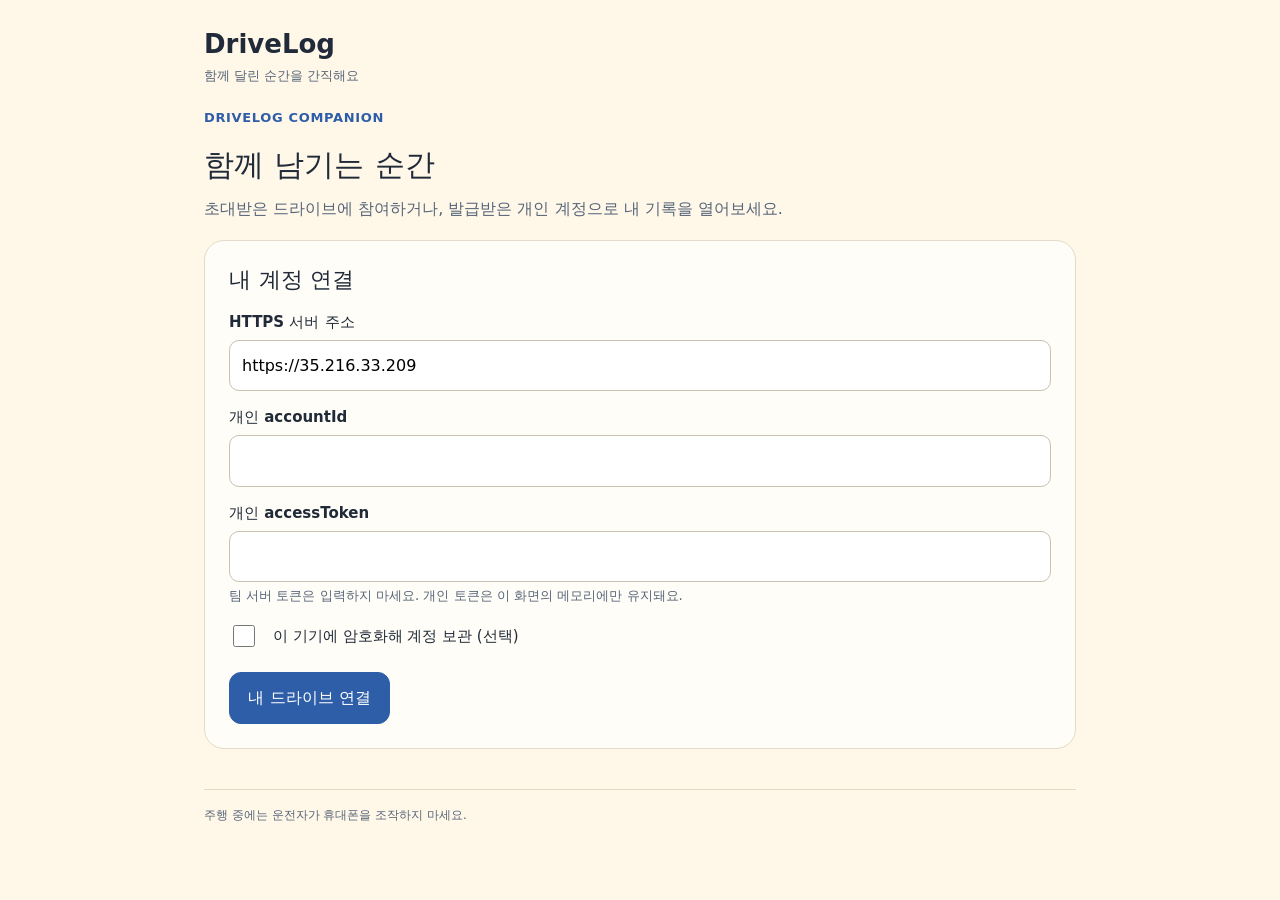
<file: src/main/resources/static/api/companion/index.html>
<!doctype html>
<html lang="ko">
<head>
<meta charset="utf-8"><meta name="viewport" content="width=device-width, initial-scale=1">
<meta name="referrer" content="no-referrer">
<meta http-equiv="Content-Security-Policy" content="default-src 'self'; script-src 'self'; style-src 'self'; img-src 'self' data: blob:; media-src 'self' blob:; connect-src 'self' https: http://localhost:* http://127.0.0.1:*; object-src 'none'; base-uri 'none'; form-action 'none'">
<title>DriveLog 동승자와 함께 남기는 순간</title>
<link rel="stylesheet" href="styles.css"><script type="module" src="app.js"></script>
</head>
<body>
<header><a class="brand" href="./index.html" aria-label="DriveLog 홈">DriveLog<span>함께 달린 순간을 간직해요</span></a><button id="logout" hidden>연결 해제</button></header>
<nav id="navigation" aria-label="내 기록" hidden><button data-page="trips">내 드라이브</button><button data-page="library">보관함</button></nav>
<div class="notice" id="notice" role="status" aria-live="polite" hidden></div>
<button id="cancel" hidden>전송 취소</button>
<main id="content" aria-busy="false"></main>
<dialog id="player"><button id="close-player">재생 닫기</button><video controls playsinline></video></dialog>
<dialog id="handoff"><h2>휴대폰에 영상 저장</h2><p>5분 동안 한 번 사용할 수 있어요.</p><img alt="선택 영상 다운로드 QR"><p id="handoff-time"></p><button id="revoke">QR 회수</button><button id="close-handoff">닫기</button></dialog>
<footer>주행 중에는 운전자가 휴대폰을 조작하지 마세요.</footer>
</body></html>
</file>
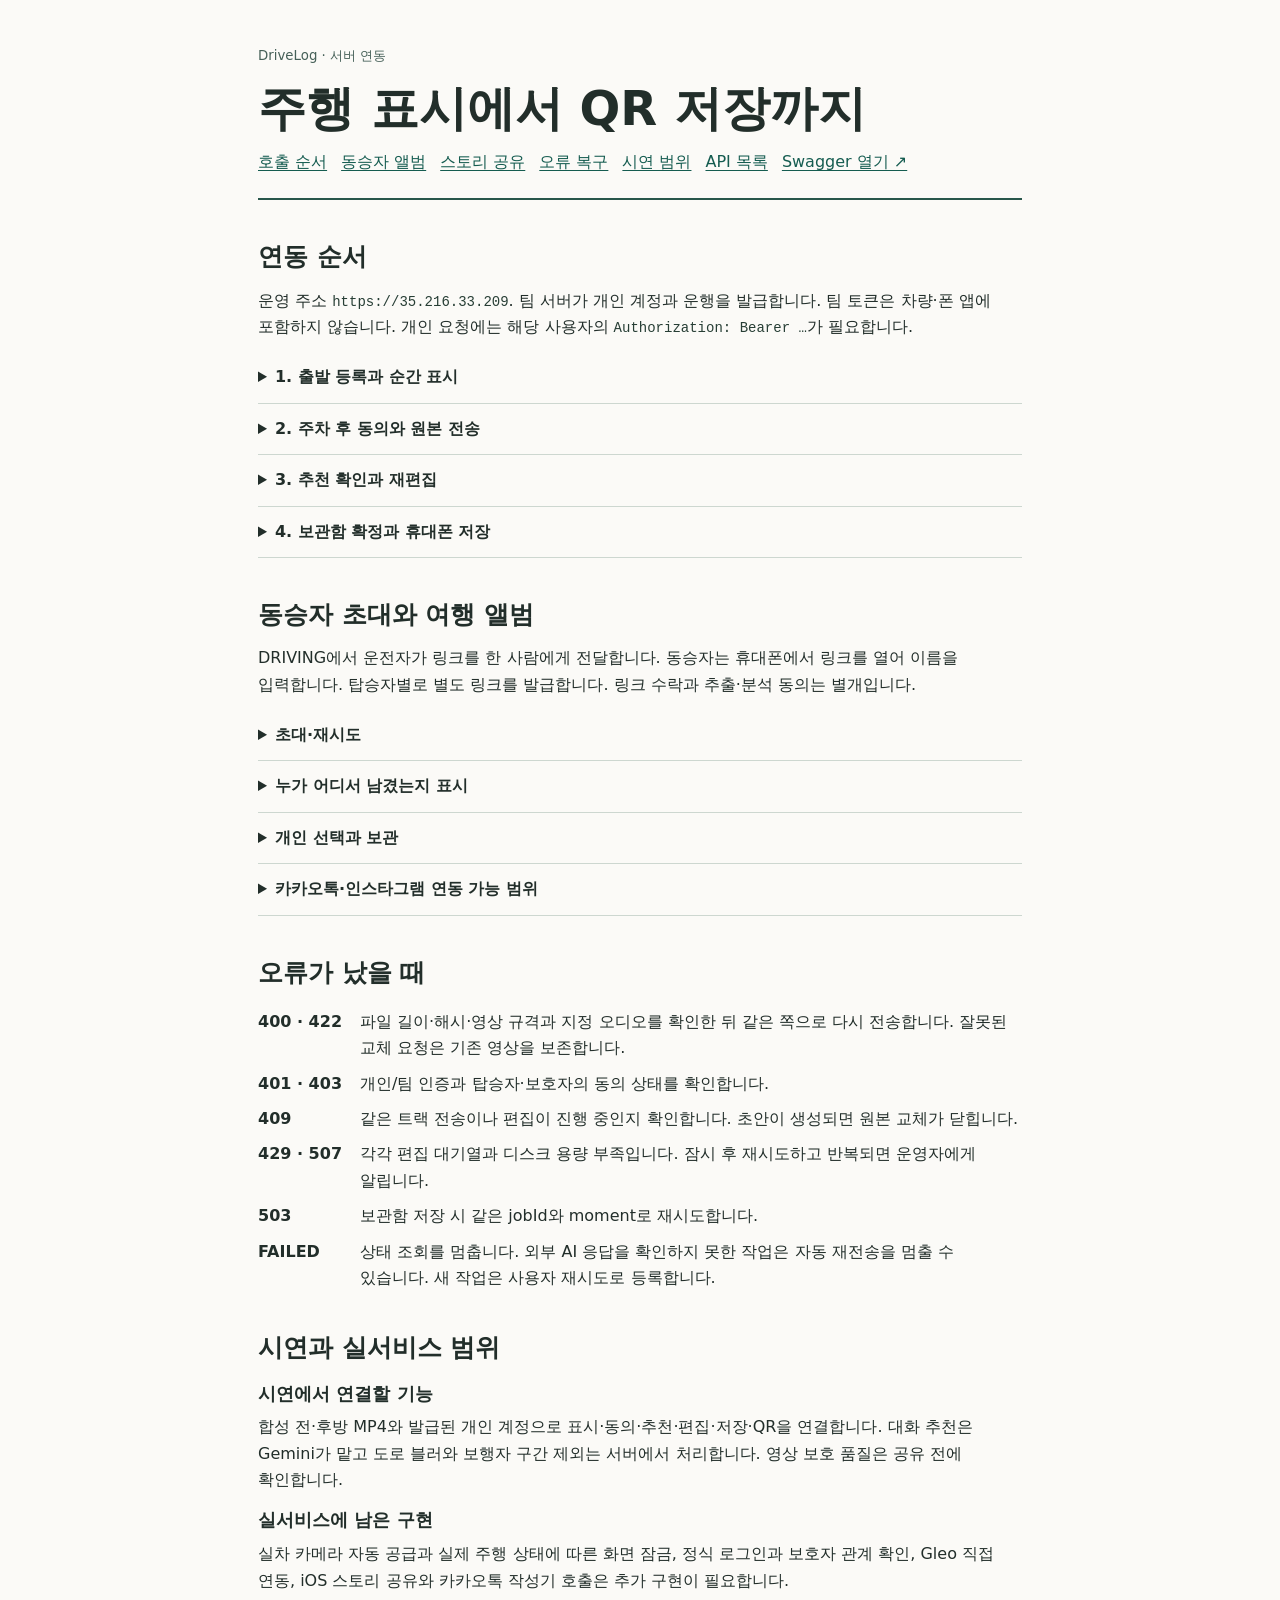
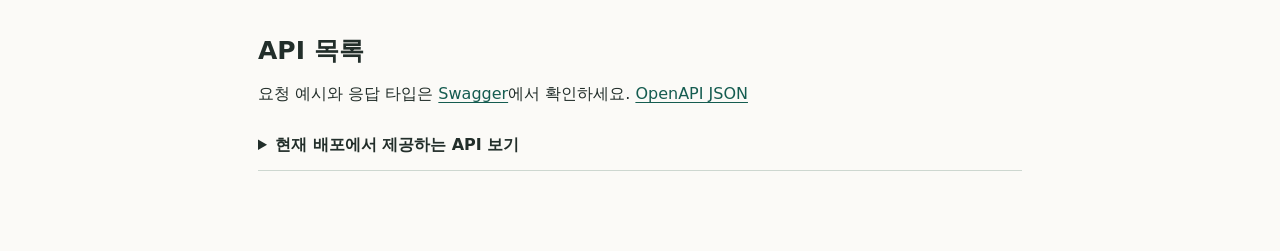
<file: src/main/resources/static/api/frontend.html>
<!doctype html>
<html lang="ko"><head><meta charset="utf-8"><meta name="viewport" content="width=device-width,initial-scale=1">
<title>DriveLog | 프론트 연동 가이드</title>
<style>
*{box-sizing:border-box}html{scroll-behavior:smooth}body{margin:0;background:#fbfaf7;color:#222e2a;font:16px/1.65 system-ui,sans-serif;word-break:keep-all}main{max-width:880px;padding:42px clamp(18px,5vw,58px) 80px;margin:auto}header{border-bottom:2px solid #28564b;padding-bottom:23px}h1{font-size:clamp(30px,5vw,48px);line-height:1.18;margin:12px 0}h2{font-size:25px;margin:0 0 10px}h3{font-size:18px;margin:0}section{margin-top:36px}p{margin:6px 0 12px}a{color:#155c50;text-underline-offset:3px}nav{display:flex;gap:14px;flex-wrap:wrap}small{color:#466058}li{padding:5px 0}details{padding:12px 0;border-bottom:1px solid #cdd7d0}summary{cursor:pointer;font-weight:650}code,pre{font:14px/1.65 ui-monospace,monospace}code{overflow-wrap:anywhere;color:#273e35}pre{overflow:auto;background:#eaf0eb;padding:12px 14px;border-radius:6px}dl{display:grid;grid-template-columns:max-content 1fr;gap:9px 18px}dt{font-weight:700}dd{margin:0}#api li{list-style:none;border-bottom:1px solid #e3e7e3;padding:10px 0}#api ul{padding:0}#api code{display:block}summary:focus-visible,a:focus-visible{outline:3px solid #d07b20}
</style></head><body><main><header><small>DriveLog · 서버 연동</small><h1>주행 표시에서 QR 저장까지</h1>
<nav><a href="#flow">호출 순서</a><a href="#album">동승자 앨범</a><a href="#story-share">스토리 공유</a><a href="#errors">오류 복구</a><a href="#demo">시연 범위</a><a href="#api">API 목록</a><a href="/api/swagger-ui.html">Swagger 열기 ↗</a></nav></header>
<section id="flow"><h2>연동 순서</h2>
<p>운영 주소 <code>https://35.216.33.209</code>. 팀 서버가 개인 계정과 운행을 발급합니다. 팀 토큰은 차량·폰 앱에 포함하지 않습니다. 개인 요청에는 해당 사용자의 <code>Authorization: Bearer …</code>가 필요합니다.</p>
<details><summary>1. 출발 등록과 순간 표시</summary><p>팀 서버가 계정을 발급하고 출발 시각과 참여자를 보냅니다. 전화 버튼과 음성 명령은 출발 기준 밀리초를 사용합니다. 같은 조작을 재시도할 때 markId를 유지합니다.</p>
<pre>POST /api/accounts
POST /api/private-trips/departures
PUT /api/private-trips/{id}/marks/{markId}
{"kind":"TAP","atMs":1920000}
PUT /api/private-trips/{id}/voice-marks/{markId}
{"command":"방금 거 저장해줘","atMs":1930000}
GET /api/private-trips/{id}/timeline</pre></details>
<details><summary>2. 주차 후 동의와 원본 전송</summary><p>같은 sourceId와 명단으로 정차를 등록합니다. 탑승자는 각자 동의하고 만 14세 미만은 지정 보호자도 동의합니다. 위치와 표시 클립 공유는 별도 선택입니다.</p>
<pre>POST /api/private-trips
PUT /api/private-trips/{id}/consents/{occupant}/{role}
{"extraction":true,"geminiTranscript":true,
 "useTripContext":false,"shareMarkedClips":false}
PUT /api/private-trips/{id}/media/{side}</pre>
<p>UPLOAD부터 소유자가 front·rear를 각각 <code>video/mp4</code>로 보냅니다. Content-Length와 X-Content-SHA256(소문자 hex)이 필요합니다. 파일당 최대 8 GiB, 재생시간 24시간 이하, 긴 변 4096픽셀·총 4096×2160픽셀 이하입니다. 지정한 오디오 소스에는 음성이 있는 트랙이 필요합니다. 편집 시작 전 한쪽만 교체할 수 있습니다.</p></details>
<details><summary>3. 추천 확인과 재편집</summary><pre>POST /api/media/jobs
{"tripId":"trip-…","profile":"STORY_15"}
GET /api/media/jobs/{id}
POST /api/media/jobs/{id}/edits
{"id":"moment-001","title":"처음 본 바다"}</pre><p>202 응답의 jobId를 저장하고 QUEUED·RUNNING 동안 조회합니다. 서버 재시작 후에도 같은 ID를 사용합니다. READY여도 cards가 비어 있을 수 있습니다. 원본은 보호 초안 생성 직후 파기됩니다. 재편집은 새 jobId를 반환합니다.</p></details>
<details><summary>4. 보관함 확정과 휴대폰 저장</summary><pre>POST /api/private-trips/{id}/finalize
{"jobId":"편집 작업 UUID","moment":"moment-001"}
GET /api/library
GET /api/library/{id}/clip
POST /api/library/{tripId}/handoffs</pre><p>저장 성공 후 보관함을 갱신합니다. 개인 재생본은 동의된 장소를 표시할 수 있습니다. QR 다운로드와 Android 스토리에는 출발지·도착지·이벤트 장소 레이어를 뺀 공유본을 전달합니다. 빌트인 캠이 속도나 좌표를 영상에 새긴 경우, 정차 등록 때 source.shareMasks에 표시 영역을 지정하세요. 전방이 위쪽, 후방이 아래쪽인 1080×1920 합성 프레임에서 픽셀 단위로 지정합니다. 예: <code>[{"x":0,"y":860,"width":1080,"height":100}]</code>. 지정 영역은 공유본에서 검게 가립니다. 기기별 표시 영역과 이동 여부를 미리 확인하세요. 이전 위치 포함 클립에 공유본이 없으면 QR 발급은 409입니다. QR의 qrImage를 표시하면 휴대폰에서 확인 후 MP4를 내려받습니다. 5분 만료 또는 1회 사용 후 다시 발급합니다. 토큰과 QR 이미지는 로그에 남기지 않습니다.</p></details></section>
<section id="album"><h2>동승자 초대와 여행 앨범</h2>
<p>DRIVING에서 운전자가 링크를 한 사람에게 전달합니다. 동승자는 휴대폰에서 링크를 열어 이름을 입력합니다. 탑승자별로 별도 링크를 발급합니다. 링크 수락과 추출·분석 동의는 별개입니다.</p>
<details><summary>초대·재시도</summary><pre>POST /api/private-trips/{id}/invites
{"under14":false}
→ {"url":"https://…/api/join.html#…","expiresAt":"…"}
PUT /api/private-trips/{id}/display-name
{"displayName":"은서"}</pre><p>만 14세 미만은 under14=true와 같은 차에 등록된 성인 guardian UUID를 지정합니다. 링크는 30분 동안 한 기기가 사용할 수 있고 주차 등록 시 마감합니다. 자체 앱은 POST /api/private-trips/{id}/join으로 code, displayName, claimKey를 보내세요. claimKey는 32바이트 난수를 패딩 없는 base64url로 인코딩하며 같은 요청 재시도에 유지합니다. URL과 토큰을 로그에 남기지 않습니다.</p></details>
<details><summary>누가 어디서 남겼는지 표시</summary><p>GET timeline의 entries에서 authorName, mark.author, place, mark.atMs를 읽습니다. 장소는 전원 위치 동의 후 등록한 사건 중 30초 이내 가장 가까운 라벨입니다. 양쪽 거리가 같고 라벨이 다르거나 근거가 없으면 null입니다. 위치는 동의·맥락 등록 이후 표시됩니다.</p></details>
<details><summary>개인 선택과 보관</summary><pre>PUT /api/private-trips/{id}/picks/{markId}
POST /api/private-trips/{id}/finalize
GET /api/library</pre><p>안전한 클립이 생성된 내 표시는 기본 선택입니다. 초안 READY에서 재생 가능한 다른 표시도 내 목록에 추가할 수 있습니다. 소유자가 최종 편집본을 확정하면 각자의 표시 클립과 추가 선택이 함께 보관됩니다. 잘라낸 시점은 최종 편집본에 연결되지 않습니다. 목록 항목별 clipUrl을 사용하세요. 기존 항목의 URL이 없으면 /api/library/{tripId}/clip을 사용합니다. 동승자 재생에는 현재의 전원 공유 동의가 필요합니다. 추출 철회 시 공동 보관본도 삭제됩니다.</p></details>
<details id="story-share"><summary>카카오톡·인스타그램 연동 가능 범위</summary><p>카카오톡 공유 SDK는 사용자가 채팅방을 선택해 링크 메시지를 전송합니다. 개인 보관 URL에는 인증이 필요하고 일회 QR은 한 번만 사용할 수 있습니다. 여러 사람이 보는 공유 링크는 별도 권한 설계가 필요합니다. 파일은 폰에 받은 MP4를 OS 공유 메뉴로 전달해 수신 앱 지원을 확인합니다. <a href="https://developers.kakao.com/docs/ko/kakaotalk-share/common">카카오 공식 가이드</a></p>
<p><strong>Android 스토리 공유</strong> · 휴대폰에 DriveLog 스토리 앱과 Instagram을 설치하고 DriveLog 공개 Meta 앱 ID를 한 번 설정합니다. QR을 Android Chrome에서 열고 ‘인스타 스토리에 공유’를 누르면 앱이 <code>POST /api/handoffs/redeem</code>으로 받은 MP4를 스토리 작성기에 전달합니다. 게시 여부는 사용자가 결정합니다. 앱이 없거나 iPhone을 쓰면 ‘MP4 내려받기’를 선택하세요. 현재 Instagram 실기기 검증은 대기 중입니다. 릴스는 내려받은 MP4를 릴스 작성기에서 선택할 수 있습니다. 릴스 작성기로 직접 넘기는 기능은 미구현입니다. 서버 게시 API는 게시 권한을 부여한 프로 계정 대상이며 Facebook Login 경로의 스토리는 비즈니스 계정 조건이 있습니다. DriveLog는 SNS에 자동 게시하지 않습니다. <a href="https://www.postman.com/meta/instagram/documentation/6yqw8pt/instagram-api">Meta 게시 API</a></p></details></section>
<section id="errors"><h2>오류가 났을 때</h2><dl>
<dt>400 · 422</dt><dd>파일 길이·해시·영상 규격과 지정 오디오를 확인한 뒤 같은 쪽으로 다시 전송합니다. 잘못된 교체 요청은 기존 영상을 보존합니다.</dd>
<dt>401 · 403</dt><dd>개인/팀 인증과 탑승자·보호자의 동의 상태를 확인합니다.</dd>
<dt>409</dt><dd>같은 트랙 전송이나 편집이 진행 중인지 확인합니다. 초안이 생성되면 원본 교체가 닫힙니다.</dd>
<dt>429 · 507</dt><dd>각각 편집 대기열과 디스크 용량 부족입니다. 잠시 후 재시도하고 반복되면 운영자에게 알립니다.</dd>
<dt>503</dt><dd>보관함 저장 시 같은 jobId와 moment로 재시도합니다.</dd>
<dt>FAILED</dt><dd>상태 조회를 멈춥니다. 외부 AI 응답을 확인하지 못한 작업은 자동 재전송을 멈출 수 있습니다. 새 작업은 사용자 재시도로 등록합니다.</dd></dl></section>
<section id="demo"><h2>시연과 실서비스 범위</h2><h3>시연에서 연결할 기능</h3><p>합성 전·후방 MP4와 발급된 개인 계정으로 표시·동의·추천·편집·저장·QR을 연결합니다. 대화 추천은 Gemini가 맡고 도로 블러와 보행자 구간 제외는 서버에서 처리합니다. 영상 보호 품질은 공유 전에 확인합니다.</p>
<h3>실서비스에 남은 구현</h3><p>실차 카메라 자동 공급과 실제 주행 상태에 따른 화면 잠금, 정식 로그인과 보호자 관계 확인, Gleo 직접 연동, iOS 스토리 공유와 카카오톡 작성기 호출은 추가 구현이 필요합니다.</p></section>
<section id="api"><h2>API 목록</h2><p>요청 예시와 응답 타입은 <a href="/api/swagger-ui.html">Swagger</a>에서 확인하세요. <a href="/api/v3/api-docs">OpenAPI JSON</a></p><details><summary>현재 배포에서 제공하는 API 보기</summary><ul id="operations"></ul><p id="notice" role="status"></p></details></section>
</main><script>
const list=document.querySelector('#operations');
document.querySelector('#api details').addEventListener('toggle',async function(){
 if(!this.open || list.childElementCount)return;
 try{const res=await fetch('/api/v3/api-docs');if(!res.ok)throw Error();const spec=await res.json();
 for(const [path,ops] of Object.entries(spec.paths))for(const [method,op] of Object.entries(ops)){
 if(!op.operationId)continue;const row=document.createElement('li'),endpoint=document.createElement('code');
 endpoint.textContent=method.toUpperCase()+' '+path;row.append(op.summary||op.operationId,endpoint);list.append(row);}
 }catch{document.querySelector('#notice').textContent='목록을 불러오지 못했습니다. 위 Swagger 링크를 이용하세요.'}
});</script></body></html>
</file>
<file: src/main/resources/static/api/companion/styles.css>
:root{font-family:system-ui,-apple-system,"Noto Sans KR",sans-serif;color:#202a38;background:#fff8e9;font-synthesis:none;line-height:1.6;--blue:#2f5ea8;--muted:#576579;--rule:#e3dac8}*{box-sizing:border-box}body{max-width:920px;margin:0 auto;padding:24px}header{display:flex;align-items:center;justify-content:space-between;gap:16px;margin-bottom:22px}.brand{font-size:26px;font-weight:800;text-decoration:none;color:inherit}.brand span{display:block;font-weight:400;font-size:13px;color:var(--muted)}nav{display:flex;gap:10px;border-bottom:1px solid var(--rule);padding-bottom:16px;margin-bottom:28px}nav button[aria-current=page]{background:var(--blue);color:white}h1{font-size:30px;line-height:1.3;margin:10px 0 12px}h2{font-size:22px;line-height:1.4;margin:0 0 12px}h3{font-size:18px;margin:12px 0 8px}p{margin:8px 0 16px}.muted,small{color:var(--muted)}.eyebrow{font-size:13px;color:var(--blue);font-weight:700;letter-spacing:.05em}section,.card{background:#fffdf7;border:1px solid var(--rule);border-radius:20px;padding:24px;margin:18px 0}.cards{display:grid;gap:14px;grid-template-columns:repeat(auto-fit,minmax(230px,1fr))}.cards .card{margin:0}.row{display:flex;flex-wrap:wrap;align-items:center;gap:10px}.row>*{flex:1}button{font:inherit;font-weight:600;border:1px solid var(--rule);border-radius:12px;padding:12px 18px;min-height:48px;background:#fffdf7;color:#202a38;cursor:pointer}button:hover{border-color:var(--blue)}button:focus-visible,input:focus-visible,select:focus-visible,textarea:focus-visible{outline:3px solid #96b8f0;outline-offset:2px}button.primary{background:var(--blue);border-color:var(--blue);color:white}button.danger{color:#a83232}button:disabled{opacity:.5;cursor:default}label{display:block;margin:14px 0 6px;font-size:15px;font-weight:600}input:not([type=checkbox]),textarea,select{display:block;width:100%;font:inherit;border:1px solid #c9c1b1;background:white;border-radius:10px;padding:12px;min-height:48px}input[type=checkbox]{width:22px;height:22px;vertical-align:middle;margin-right:10px;accent-color:var(--blue)}label.check{display:flex;align-items:center;gap:8px;font-weight:400}form>button{margin-top:16px}.notice{border-radius:12px;padding:14px 18px;background:#eaf0fb;margin:16px 0;overflow-wrap:anywhere}.badge{display:inline-block;border-radius:20px;background:#eaf0fb;padding:3px 12px;color:var(--blue);font-size:13px}.mark{width:100%;min-height:100px;margin:20px 0;font-size:22px}.clip-title{font-weight:700;font-size:19px;margin:8px 0}.timeline{padding-left:20px}.timeline li{padding:10px 0;border-bottom:1px solid var(--rule)}.timeline time{color:var(--muted);font-size:13px;display:block}dialog{width:min(680px,calc(100% - 24px));border:1px solid var(--rule);border-radius:20px;background:#fffdf7;color:inherit;padding:24px}dialog::backdrop{background:#202a3877}video{width:100%;max-height:65vh;display:block;background:black;margin-top:16px}#handoff img{display:block;max-width:280px;width:100%;margin:20px auto}footer{font-size:12px;color:var(--muted);margin-top:40px;border-top:1px solid var(--rule);padding-top:16px;clear:both}[hidden]{display:none!important}progress{width:100%;accent-color:var(--blue)}.invite-link{word-break:break-all;user-select:all;background:#eaf0fb;padding:12px;border-radius:10px;font-size:13px}.blank{text-align:center;padding:36px 16px}.split{display:grid;grid-template-columns:1fr 1fr;gap:12px}@media(max-width:560px){body{padding:18px}header{align-items:flex-start}.brand{font-size:23px}h1{font-size:27px}section,.card{padding:18px;border-radius:16px}.split{grid-template-columns:1fr}.row>button{flex-basis:42%}button{padding:11px 14px}}
</file>
